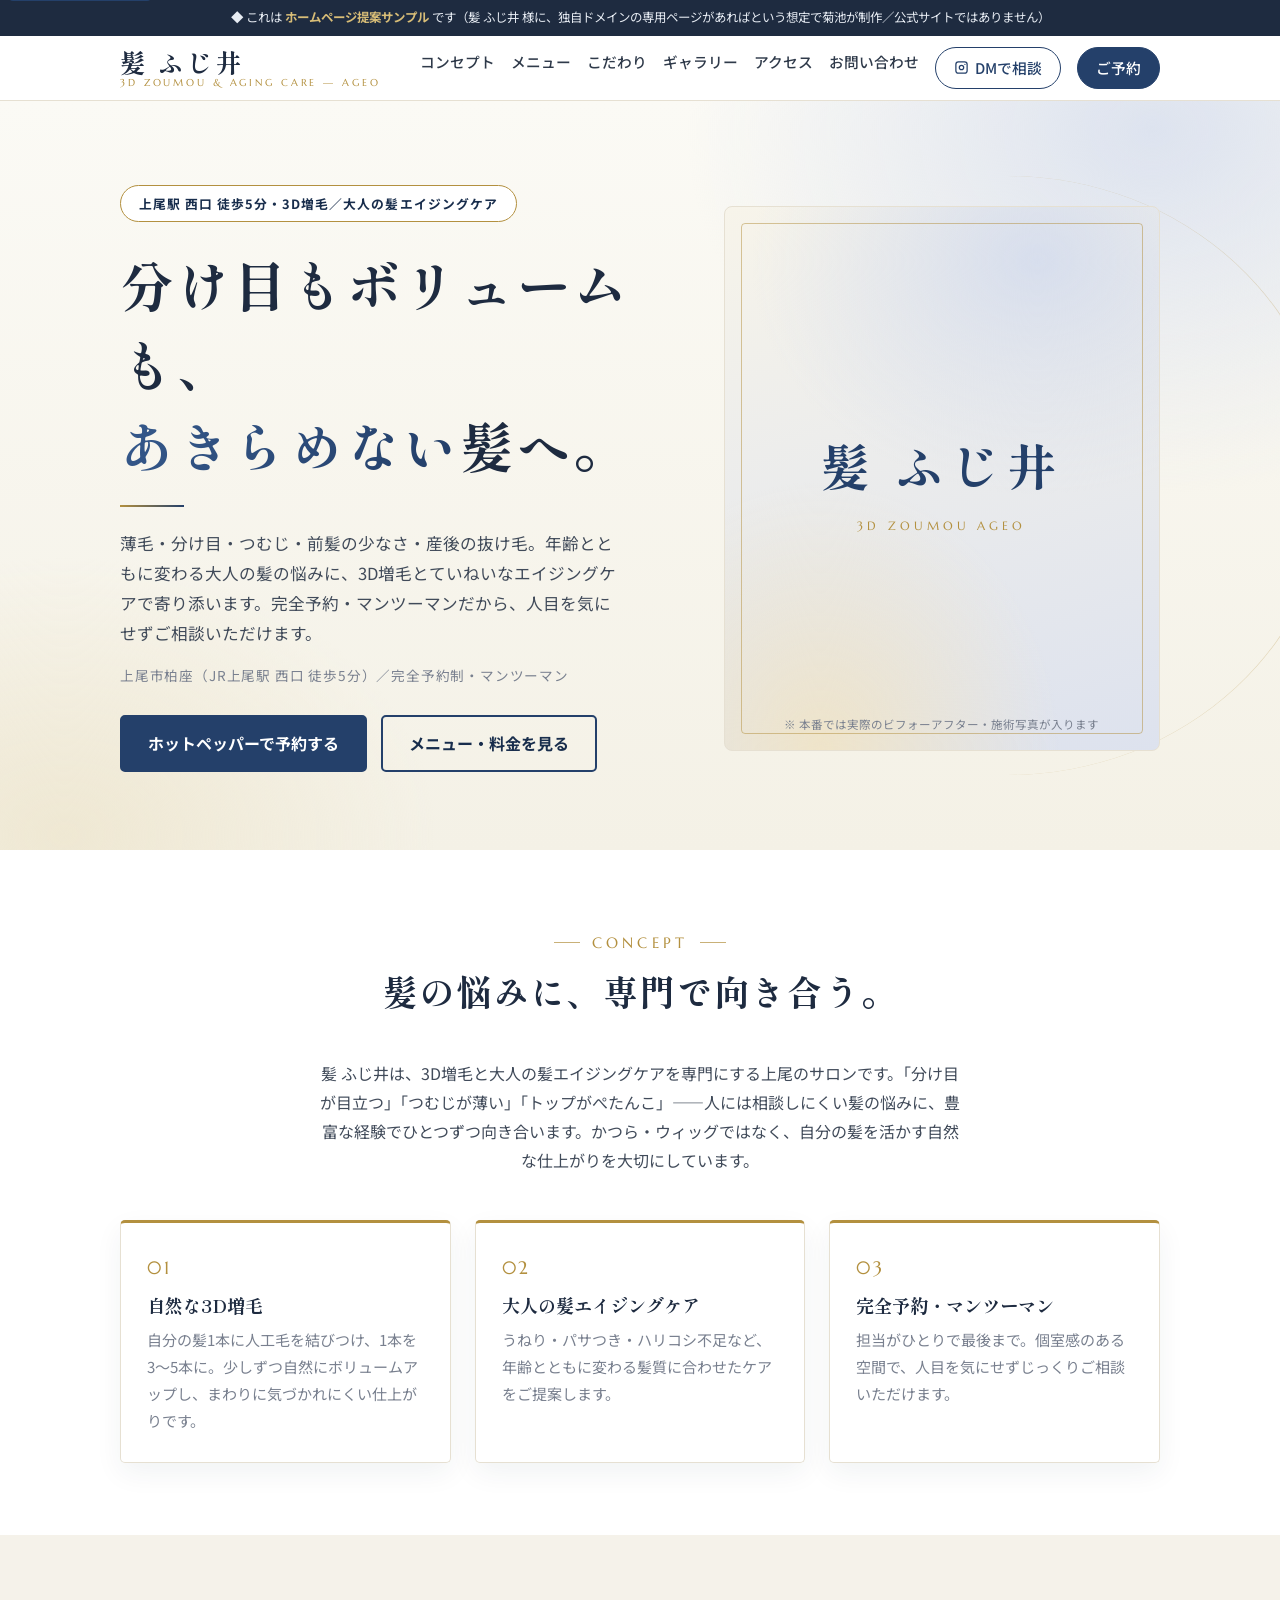
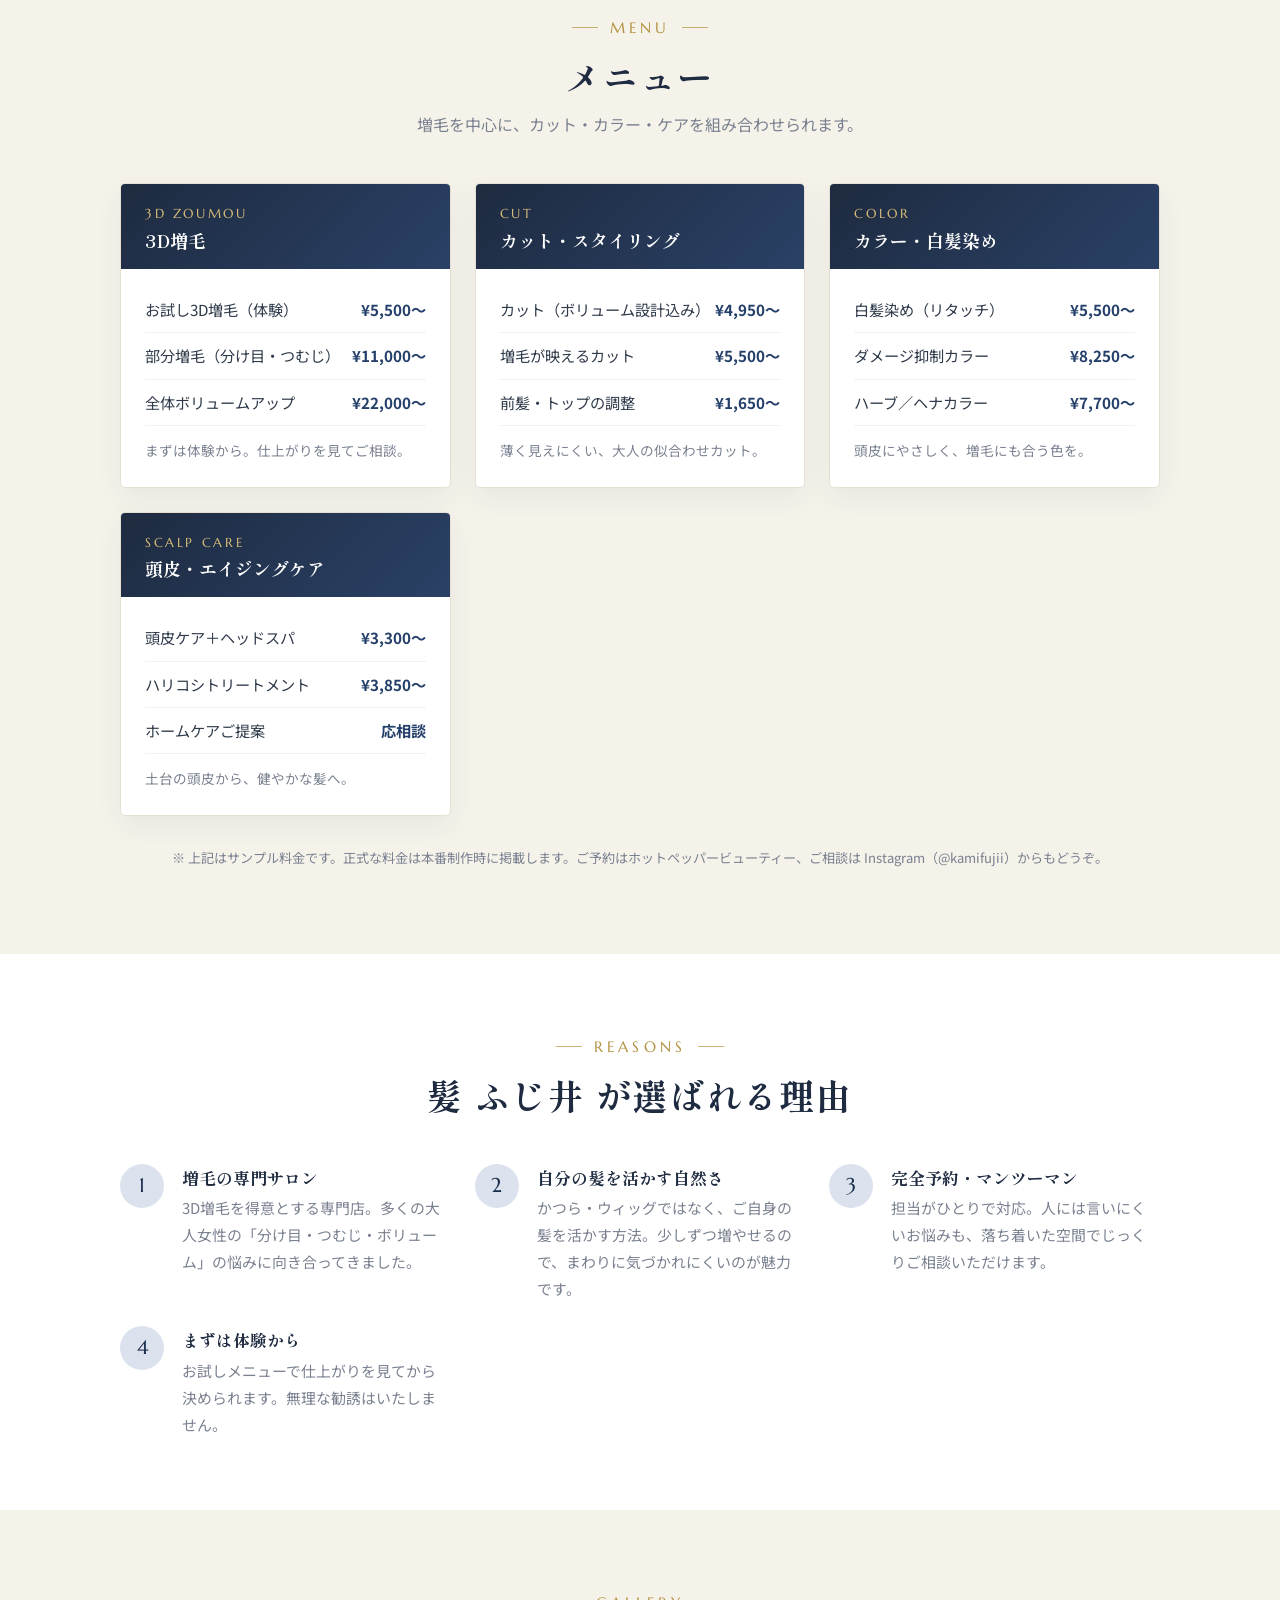
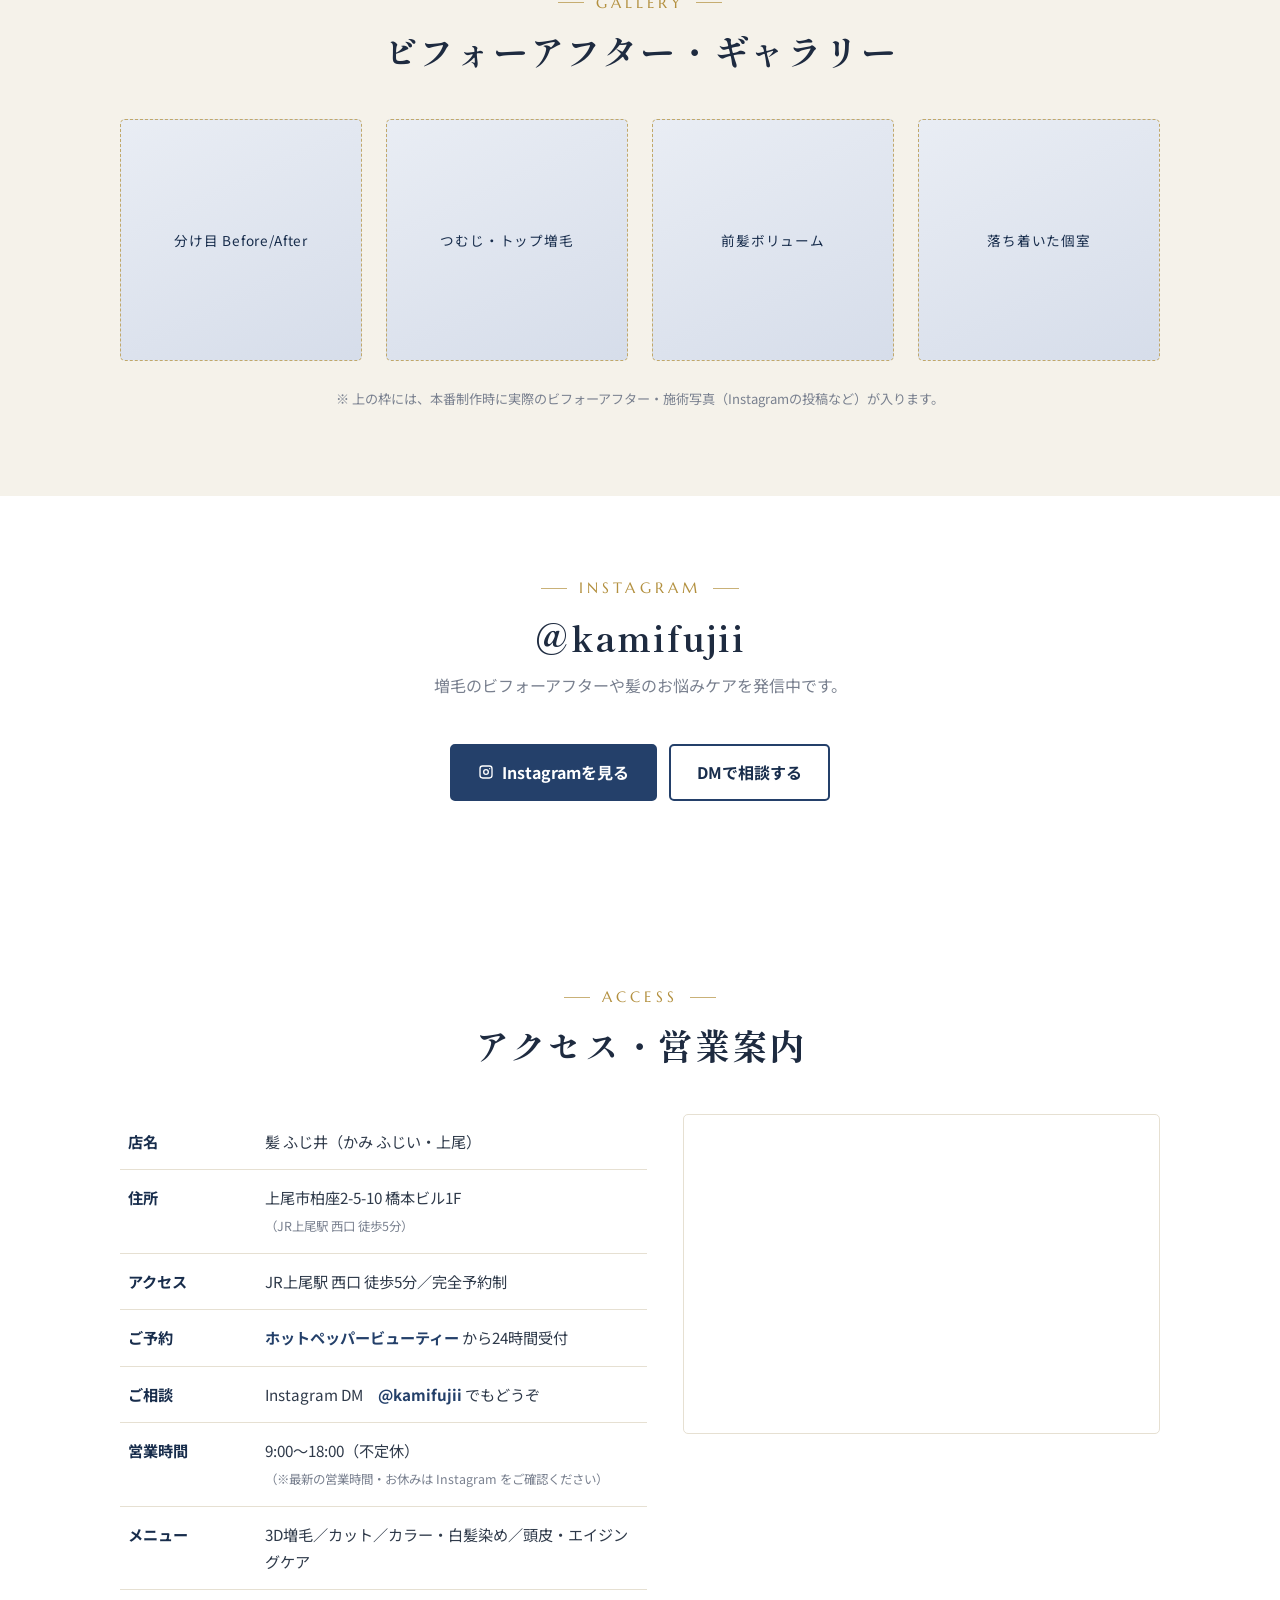
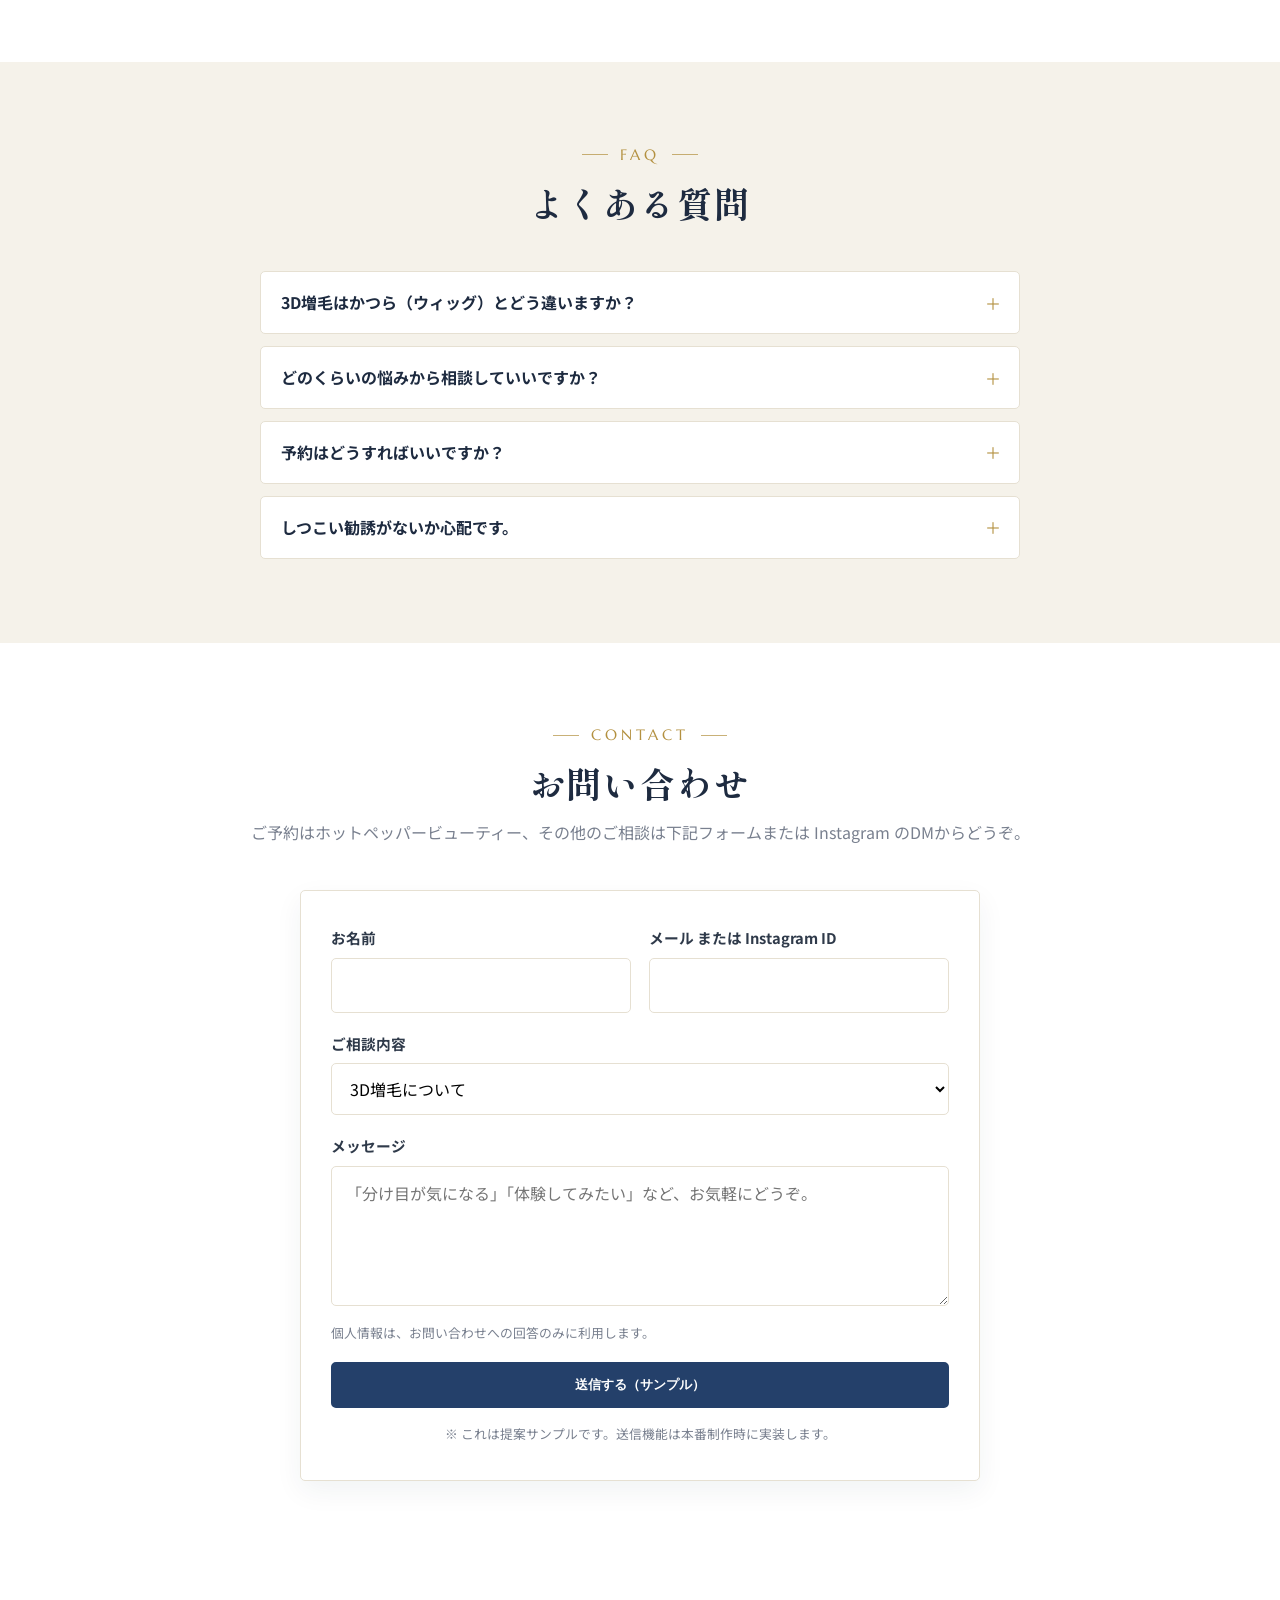
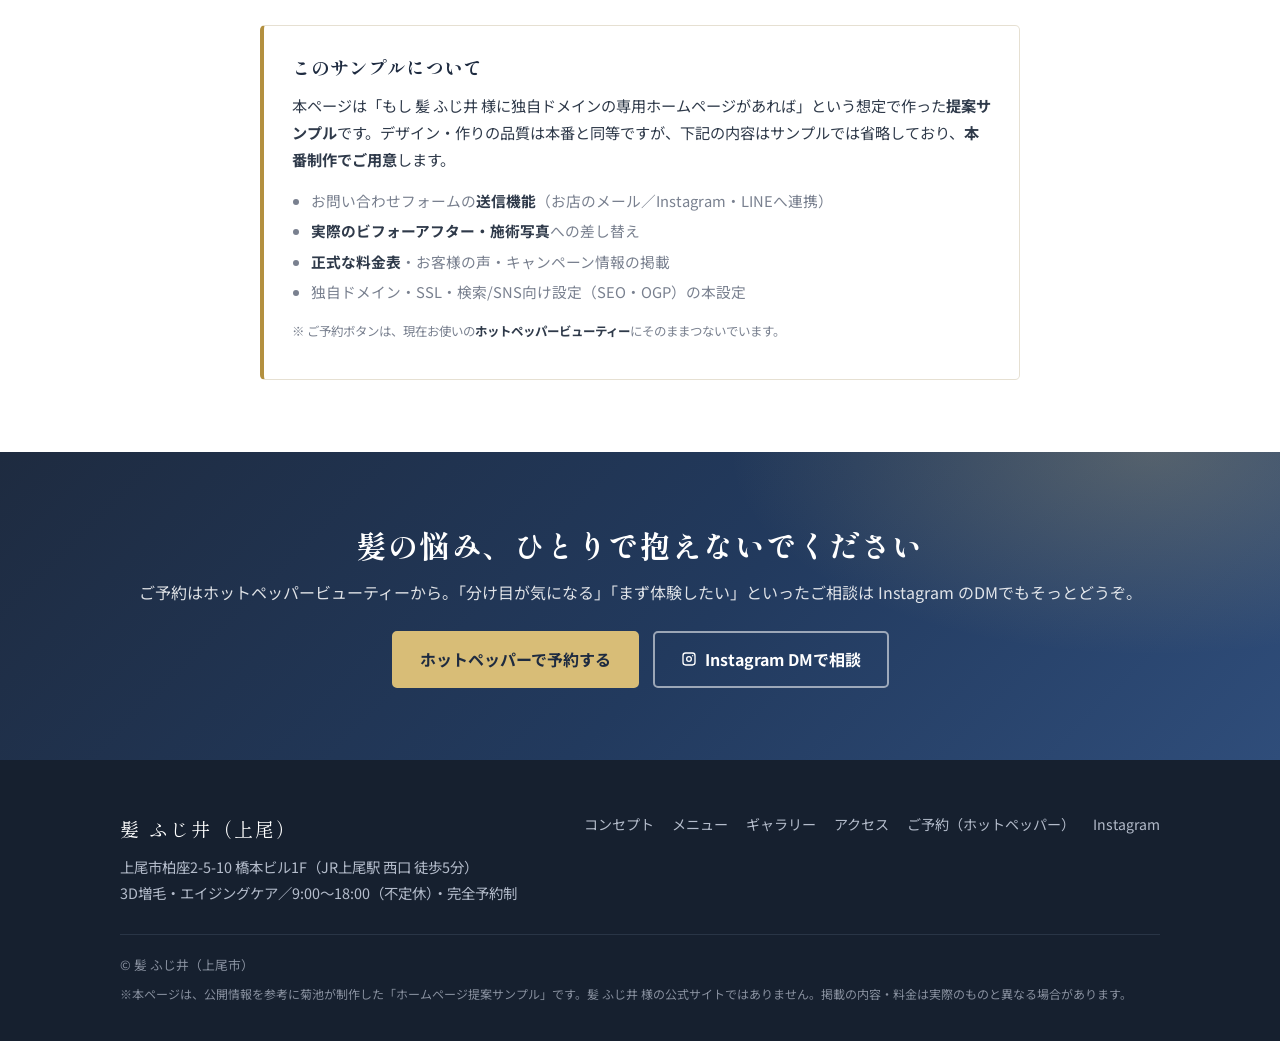
<file: index.html>
<!DOCTYPE html>
<html lang="ja">
<head>
<meta charset="UTF-8">
<meta name="viewport" content="width=device-width, initial-scale=1.0">
<title>髪 ふじ井 上尾｜3D増毛と大人の髪エイジングケア - ホームページ提案サンプル</title>
<meta name="description" content="上尾駅 西口 徒歩5分、3D増毛と大人の髪エイジングケアの専門サロン「髪 ふじ井」。薄毛・分け目・ボリューム・産後の抜け毛のお悩みに、マンツーマンでていねいに寄り添います。※これは提案用サンプルです。">
<meta name="robots" content="noindex">
<meta property="og:type" content="website">
<meta property="og:title" content="髪 ふじ井 上尾｜3D増毛と大人の髪エイジングケア">
<meta property="og:description" content="上尾駅 西口 徒歩5分。薄毛・分け目・ボリュームの悩みに、3D増毛とマンツーマンのエイジングケアで寄り添う専門サロン。※ホームページ提案サンプル">
<meta property="og:url" content="https://nkikuchisg-commits.github.io/fujii-hair-lp/">
<meta property="og:image" content="https://nkikuchisg-commits.github.io/fujii-hair-lp/og-image.png">
<meta property="og:image:width" content="1200">
<meta property="og:image:height" content="630">
<meta name="twitter:card" content="summary_large_image">
<meta name="twitter:image" content="https://nkikuchisg-commits.github.io/fujii-hair-lp/og-image.png">
<link rel="preconnect" href="https://fonts.googleapis.com">
<link rel="preconnect" href="https://fonts.gstatic.com" crossorigin>
<link href="https://fonts.googleapis.com/css2?family=Shippori+Mincho+B1:wght@500;700&family=Marcellus&family=Noto+Sans+JP:wght@400;500;700&display=swap" rel="stylesheet">
<link rel="stylesheet" href="base.css">
<link rel="stylesheet" href="theme.css">
<link rel="stylesheet" href="instagram.css">
</head>
<body>

<svg width="0" height="0" style="position:absolute" aria-hidden="true">
  <symbol id="ig" viewBox="0 0 24 24"><path d="M7 2h10a5 5 0 0 1 5 5v10a5 5 0 0 1-5 5H7a5 5 0 0 1-5-5V7a5 5 0 0 1 5-5zm0 2a3 3 0 0 0-3 3v10a3 3 0 0 0 3 3h10a3 3 0 0 0 3-3V7a3 3 0 0 0-3-3H7zm5 3.5A4.5 4.5 0 1 1 7.5 12 4.5 4.5 0 0 1 12 7.5zm0 2A2.5 2.5 0 1 0 14.5 12 2.5 2.5 0 0 0 12 9.5zM17.5 6a1 1 0 1 1-1 1 1 1 0 0 1 1-1z"/></symbol>
</svg>

<a class="skip-link" href="#main">本文へスキップ</a>

<div class="sample-note">
  ◆ これは <b>ホームページ提案サンプル</b> です（髪 ふじ井 様に、独自ドメインの専用ページがあればという想定で菊池が制作／公式サイトではありません）
</div>

<header class="site-header">
  <div class="container header-inner">
    <div class="brand">
      <span class="name">髪 ふじ井</span>
      <span class="sub">3D Zoumou &amp; Aging Care — Ageo</span>
    </div>
    <nav id="site-nav" class="nav" aria-label="メインメニュー">
      <ul>
        <li><a href="#concept">コンセプト</a></li>
        <li><a href="#menu">メニュー</a></li>
        <li><a href="#reasons">こだわり</a></li>
        <li><a href="#gallery">ギャラリー</a></li>
        <li><a href="#access">アクセス</a></li>
        <li><a href="#contact">お問い合わせ</a></li>
        <li><a class="nav-cta nav-cta--sub" href="https://www.instagram.com/kamifujii/" target="_blank" rel="noopener"><svg aria-hidden="true"><use href="#ig"/></svg>DMで相談</a></li>
        <li><a class="nav-cta" href="https://beauty.hotpepper.jp/slnH000442926/" target="_blank" rel="noopener">ご予約</a></li>
      </ul>
    </nav>
    <button class="menu-toggle" aria-controls="site-nav" aria-expanded="false" aria-label="メニューを開く">
      <span></span><span></span><span></span>
    </button>
  </div>
</header>

<main id="main">

  <!-- HERO -->
  <section class="hero">
    <div class="hero-wave" aria-hidden="true"></div>
    <div class="container">
      <div class="hero-grid">
        <div>
          <span class="hero-badge">上尾駅 西口 徒歩5分・3D増毛／大人の髪エイジングケア</span>
          <h1>分け目もボリュームも、<br><span class="accent">あきらめない</span>髪へ。</h1>
          <div class="rule"></div>
          <p class="lead">薄毛・分け目・つむじ・前髪の少なさ・産後の抜け毛。年齢とともに変わる大人の髪の悩みに、3D増毛とていねいなエイジングケアで寄り添います。完全予約・マンツーマンだから、人目を気にせずご相談いただけます。</p>
          <p class="meta">上尾市柏座（JR上尾駅 西口 徒歩5分）／完全予約制・マンツーマン</p>
          <div class="hero-cta">
            <a class="btn" href="https://beauty.hotpepper.jp/slnH000442926/" target="_blank" rel="noopener">ホットペッパーで予約する</a>
            <a class="btn btn--outline" href="#menu">メニュー・料金を見る</a>
          </div>
        </div>
        <div class="hero-art reveal" role="img" aria-label="髪 ふじ井 イメージ（本番では実際の増毛ビフォーアフター・施術写真が入ります）">
          <div class="mark"><span class="bc">髪 ふじ井</span><small>3d zoumou ageo</small></div>
          <div class="photo-note">※ 本番では実際のビフォーアフター・施術写真が入ります</div>
        </div>
      </div>
    </div>
  </section>

  <!-- CONCEPT -->
  <section class="section" id="concept">
    <div class="container">
      <div class="sec-head center reveal">
        <span class="en">Concept</span>
        <h2>髪の悩みに、専門で向き合う。</h2>
      </div>
      <p class="concept-lead reveal">髪 ふじ井は、3D増毛と大人の髪エイジングケアを専門にする上尾のサロンです。「分け目が目立つ」「つむじが薄い」「トップがぺたんこ」――人には相談しにくい髪の悩みに、豊富な経験でひとつずつ向き合います。かつら・ウィッグではなく、自分の髪を活かす自然な仕上がりを大切にしています。</p>
      <div class="grid" style="--min:260px">
        <div class="point reveal"><span class="no">01</span><h3>自然な3D増毛</h3><p>自分の髪1本に人工毛を結びつけ、1本を3〜5本に。少しずつ自然にボリュームアップし、まわりに気づかれにくい仕上がりです。</p></div>
        <div class="point reveal"><span class="no">02</span><h3>大人の髪エイジングケア</h3><p>うねり・パサつき・ハリコシ不足など、年齢とともに変わる髪質に合わせたケアをご提案します。</p></div>
        <div class="point reveal"><span class="no">03</span><h3>完全予約・マンツーマン</h3><p>担当がひとりで最後まで。個室感のある空間で、人目を気にせずじっくりご相談いただけます。</p></div>
      </div>
    </div>
  </section>

  <!-- MENU -->
  <section class="section section--alt" id="menu">
    <div class="container">
      <div class="sec-head center reveal">
        <span class="en">Menu</span>
        <h2>メニュー</h2>
        <p>増毛を中心に、カット・カラー・ケアを組み合わせられます。</p>
      </div>
      <div class="grid" style="--min:280px">
        <div class="m-card reveal">
          <div class="m-top"><span class="en">3D Zoumou</span><h3>3D増毛</h3></div>
          <div class="m-body">
            <ul>
              <li><span>お試し3D増毛（体験）</span><span class="price">¥5,500〜</span></li>
              <li><span>部分増毛（分け目・つむじ）</span><span class="price">¥11,000〜</span></li>
              <li><span>全体ボリュームアップ</span><span class="price">¥22,000〜</span></li>
            </ul>
            <p class="m-note">まずは体験から。仕上がりを見てご相談。</p>
          </div>
        </div>
        <div class="m-card reveal">
          <div class="m-top"><span class="en">Cut</span><h3>カット・スタイリング</h3></div>
          <div class="m-body">
            <ul>
              <li><span>カット（ボリューム設計込み）</span><span class="price">¥4,950〜</span></li>
              <li><span>増毛が映えるカット</span><span class="price">¥5,500〜</span></li>
              <li><span>前髪・トップの調整</span><span class="price">¥1,650〜</span></li>
            </ul>
            <p class="m-note">薄く見えにくい、大人の似合わせカット。</p>
          </div>
        </div>
        <div class="m-card reveal">
          <div class="m-top"><span class="en">Color</span><h3>カラー・白髪染め</h3></div>
          <div class="m-body">
            <ul>
              <li><span>白髪染め（リタッチ）</span><span class="price">¥5,500〜</span></li>
              <li><span>ダメージ抑制カラー</span><span class="price">¥8,250〜</span></li>
              <li><span>ハーブ／ヘナカラー</span><span class="price">¥7,700〜</span></li>
            </ul>
            <p class="m-note">頭皮にやさしく、増毛にも合う色を。</p>
          </div>
        </div>
        <div class="m-card reveal">
          <div class="m-top"><span class="en">Scalp Care</span><h3>頭皮・エイジングケア</h3></div>
          <div class="m-body">
            <ul>
              <li><span>頭皮ケア＋ヘッドスパ</span><span class="price">¥3,300〜</span></li>
              <li><span>ハリコシトリートメント</span><span class="price">¥3,850〜</span></li>
              <li><span>ホームケアご提案</span><span class="price">応相談</span></li>
            </ul>
            <p class="m-note">土台の頭皮から、健やかな髪へ。</p>
          </div>
        </div>
      </div>
      <p class="price-caption">※ 上記はサンプル料金です。正式な料金は本番制作時に掲載します。ご予約はホットペッパービューティー、ご相談は Instagram（@kamifujii）からもどうぞ。</p>
    </div>
  </section>

  <!-- REASONS -->
  <section class="section" id="reasons">
    <div class="container">
      <div class="sec-head center reveal">
        <span class="en">Reasons</span>
        <h2>髪 ふじ井 が選ばれる理由</h2>
      </div>
      <div class="grid" style="--min:300px">
        <div class="reason reveal"><div class="num">1</div><div><h3>増毛の専門サロン</h3><p>3D増毛を得意とする専門店。多くの大人女性の「分け目・つむじ・ボリューム」の悩みに向き合ってきました。</p></div></div>
        <div class="reason reveal"><div class="num">2</div><div><h3>自分の髪を活かす自然さ</h3><p>かつら・ウィッグではなく、ご自身の髪を活かす方法。少しずつ増やせるので、まわりに気づかれにくいのが魅力です。</p></div></div>
        <div class="reason reveal"><div class="num">3</div><div><h3>完全予約・マンツーマン</h3><p>担当がひとりで対応。人には言いにくいお悩みも、落ち着いた空間でじっくりご相談いただけます。</p></div></div>
        <div class="reason reveal"><div class="num">4</div><div><h3>まずは体験から</h3><p>お試しメニューで仕上がりを見てから決められます。無理な勧誘はいたしません。</p></div></div>
      </div>
    </div>
  </section>

  <!-- GALLERY -->
  <section class="section section--alt" id="gallery">
    <div class="container">
      <div class="sec-head center reveal">
        <span class="en">Gallery</span>
        <h2>ビフォーアフター・ギャラリー</h2>
      </div>
      <div class="grid" style="--min:180px">
        <div class="gallery-tile reveal">分け目 Before/After</div>
        <div class="gallery-tile reveal">つむじ・トップ増毛</div>
        <div class="gallery-tile reveal">前髪ボリューム</div>
        <div class="gallery-tile reveal">落ち着いた個室</div>
      </div>
      <p class="gallery-note">※ 上の枠には、本番制作時に実際のビフォーアフター・施術写真（Instagramの投稿など）が入ります。</p>
    </div>
  </section>

  <!-- INSTAGRAM -->
  <section class="section" id="instagram" aria-labelledby="ig-title">
    <div class="container">
      <div class="sec-head center reveal">
        <span class="en">Instagram</span>
        <h2 id="ig-title">＠kamifujii</h2>
        <p>増毛のビフォーアフターや髪のお悩みケアを発信中です。</p>
      </div>
      <div class="ig-actions reveal" style="justify-content:center">
        <a class="btn" href="https://www.instagram.com/kamifujii/" target="_blank" rel="noopener"><svg aria-hidden="true"><use href="#ig"/></svg>Instagramを見る</a>
        <a class="btn btn--outline" href="https://www.instagram.com/kamifujii/" target="_blank" rel="noopener">DMで相談する</a>
      </div>
      <!-- ② 人気投稿の埋め込み -->
      <div class="ig-embeds reveal">
        <blockquote class="instagram-media" data-instgrm-captioned
          data-instgrm-permalink="https://www.instagram.com/p/DZCvYkcieL4/" data-instgrm-version="14"></blockquote>
        <blockquote class="instagram-media" data-instgrm-captioned
          data-instgrm-permalink="https://www.instagram.com/p/DPbeoo8iXY3/" data-instgrm-version="14"></blockquote>
      </div>
    </div>
  </section>

  <!-- ACCESS -->
  <section class="section" id="access">
    <div class="container">
      <div class="sec-head center reveal">
        <span class="en">Access</span>
        <h2>アクセス・営業案内</h2>
      </div>
      <div class="access-grid">
        <div class="reveal">
          <table class="info-table">
            <tbody>
              <tr><th>店名</th><td>髪 ふじ井（かみ ふじい・上尾）</td></tr>
              <tr><th>住所</th><td>上尾市柏座2-5-10 橋本ビル1F<br><span class="small-note">（JR上尾駅 西口 徒歩5分）</span></td></tr>
              <tr><th>アクセス</th><td>JR上尾駅 西口 徒歩5分／完全予約制</td></tr>
              <tr><th>ご予約</th><td><a href="https://beauty.hotpepper.jp/slnH000442926/" target="_blank" rel="noopener">ホットペッパービューティー</a> から24時間受付</td></tr>
              <tr><th>ご相談</th><td>Instagram DM　<a href="https://www.instagram.com/kamifujii/" target="_blank" rel="noopener">@kamifujii</a> でもどうぞ</td></tr>
              <tr><th>営業時間</th><td>9:00〜18:00（不定休）<br><span class="small-note">（※最新の営業時間・お休みは Instagram をご確認ください）</span></td></tr>
              <tr><th>メニュー</th><td>3D増毛／カット／カラー・白髪染め／頭皮・エイジングケア</td></tr>
            </tbody>
          </table>
        </div>
        <div class="reveal">
          <iframe class="map-frame" loading="lazy" referrerpolicy="no-referrer-when-downgrade"
            src="https://maps.google.com/maps?q=%E4%B8%8A%E5%B0%BE%E5%B8%82%E6%9F%8F%E5%BA%A72-5-10&output=embed"
            title="上尾市柏座 周辺の地図"></iframe>
        </div>
      </div>
    </div>
  </section>

  <!-- FAQ -->
  <section class="section section--alt" id="faq">
    <div class="container">
      <div class="sec-head center reveal">
        <span class="en">FAQ</span>
        <h2>よくある質問</h2>
      </div>
      <div class="faq reveal">
        <details class="faq-item">
          <summary>3D増毛はかつら（ウィッグ）とどう違いますか？</summary>
          <div class="a"><b>ご自身の髪1本ずつに人工毛を結びつけて増やす方法で、かつらのように付け外しはありません。</b>自分の髪を活かすので自然で、少しずつ増やせるためまわりに気づかれにくいのが特長です。シャンプーもふだんどおりできます。</div>
        </details>
        <details class="faq-item">
          <summary>どのくらいの悩みから相談していいですか？</summary>
          <div class="a"><b>「分け目が気になる」「トップがぺたんこ」など、初期のお悩みからお気軽にどうぞ。</b>産後の抜け毛や、写真うつりのボリュームが気になる、といったご相談も多くいただきます。まずは体験メニューで仕上がりをご覧ください。</div>
        </details>
        <details class="faq-item">
          <summary>予約はどうすればいいですか？</summary>
          <div class="a"><b>ホットペッパービューティーから24時間ご予約いただけます。</b>完全予約制・マンツーマンなので、じっくりご相談いただけます。人には言いにくいお悩みは、Instagram のDMからそっとご相談いただくこともできます。</div>
        </details>
        <details class="faq-item">
          <summary>しつこい勧誘がないか心配です。</summary>
          <div class="a"><b>無理な勧誘はいたしません。</b>まずは体験で仕上がりを確認し、続けるかどうかはご自身のペースで決めていただけます。ご予算に合わせたご提案もいたしますので、安心してご相談ください。</div>
        </details>
      </div>
    </div>
  </section>

  <!-- CONTACT -->
  <section class="section" id="contact">
    <div class="container">
      <div class="sec-head center reveal">
        <span class="en">Contact</span>
        <h2>お問い合わせ</h2>
        <p>ご予約はホットペッパービューティー、その他のご相談は下記フォームまたは Instagram のDMからどうぞ。</p>
      </div>
      <div class="form-wrap reveal">
        <p id="form-msg" class="form-msg" role="status" tabindex="-1" hidden>ありがとうございます。これは提案サンプルのため送信は行われません（本番では入力内容がお店に届くよう実装します）。</p>
        <form id="contact-form" novalidate>
          <div class="form-row">
            <div class="field">
              <label for="cf-name">お名前</label>
              <input id="cf-name" name="name" type="text" autocomplete="name" required>
            </div>
            <div class="field">
              <label for="cf-contact">メール または Instagram ID</label>
              <input id="cf-contact" name="contact" type="text" autocomplete="email" required>
            </div>
          </div>
          <div class="field">
            <label for="cf-menu">ご相談内容</label>
            <select id="cf-menu" name="menu">
              <option>3D増毛について</option>
              <option>分け目・つむじ・ボリュームの悩み</option>
              <option>カラー・白髪染めについて</option>
              <option>頭皮・エイジングケアについて</option>
              <option>料金・予約について</option>
              <option>その他</option>
            </select>
          </div>
          <div class="field">
            <label for="cf-msg">メッセージ</label>
            <textarea id="cf-msg" name="message" placeholder="「分け目が気になる」「体験してみたい」など、お気軽にどうぞ。"></textarea>
            <p class="form-hint">個人情報は、お問い合わせへの回答のみに利用します。</p>
          </div>
          <button class="btn" type="submit" style="width:100%">送信する（サンプル）</button>
          <p class="form-note">※ これは提案サンプルです。送信機能は本番制作時に実装します。</p>
        </form>
      </div>
    </div>
  </section>

  <!-- 本番で実装する機能（注意書き） -->
  <section class="section" id="about-sample">
    <div class="container">
      <div class="prod-note reveal">
        <h3>このサンプルについて</h3>
        <p class="lead">本ページは「もし 髪 ふじ井 様に独自ドメインの専用ホームページがあれば」という想定で作った<b>提案サンプル</b>です。デザイン・作りの品質は本番と同等ですが、下記の内容はサンプルでは省略しており、<b>本番制作でご用意</b>します。</p>
        <ul>
          <li>お問い合わせフォームの<b>送信機能</b>（お店のメール／Instagram・LINEへ連携）</li>
          <li><b>実際のビフォーアフター・施術写真</b>への差し替え</li>
          <li><b>正式な料金表</b>・お客様の声・キャンペーン情報の掲載</li>
          <li>独自ドメイン・SSL・検索/SNS向け設定（SEO・OGP）の本設定</li>
        </ul>
        <p class="small-note" style="margin-top:14px">※ ご予約ボタンは、現在お使いの<b>ホットペッパービューティー</b>にそのままつないでいます。</p>
      </div>
    </div>
  </section>

  <!-- CTA -->
  <section class="section cta-band">
    <div class="container">
      <h2>髪の悩み、ひとりで抱えないでください</h2>
      <p>ご予約はホットペッパービューティーから。「分け目が気になる」「まず体験したい」といったご相談は Instagram のDMでもそっとどうぞ。</p>
      <div class="cta-actions">
        <a class="btn" href="https://beauty.hotpepper.jp/slnH000442926/" target="_blank" rel="noopener">ホットペッパーで予約する</a>
        <a class="btn btn--ghost" href="https://www.instagram.com/kamifujii/" target="_blank" rel="noopener"><svg aria-hidden="true"><use href="#ig"/></svg>Instagram DMで相談</a>
      </div>
    </div>
  </section>

</main>

<footer>
  <div class="container">
    <div class="foot-top">
      <div>
        <div class="name">髪 ふじ井（上尾）</div>
        <div>上尾市柏座2-5-10 橋本ビル1F（JR上尾駅 西口 徒歩5分）<br>3D増毛・エイジングケア／9:00〜18:00（不定休）・完全予約制</div>
      </div>
      <div class="foot-links">
        <a href="#concept">コンセプト</a>
        <a href="#menu">メニュー</a>
        <a href="#gallery">ギャラリー</a>
        <a href="#access">アクセス</a>
        <a href="https://beauty.hotpepper.jp/slnH000442926/" target="_blank" rel="noopener">ご予約（ホットペッパー）</a>
        <a href="https://www.instagram.com/kamifujii/" target="_blank" rel="noopener">Instagram</a>
      </div>
    </div>
    <div class="foot-bottom">
      © 髪 ふじ井（上尾市）
      <div class="disc">※本ページは、公開情報を参考に菊池が制作した「ホームページ提案サンプル」です。髪 ふじ井 様の公式サイトではありません。掲載の内容・料金は実際のものと異なる場合があります。</div>
    </div>
  </div>
</footer>

<script src="app.js"></script>
<script src="instagram.js" defer></script>
</body>
</html>
</file>
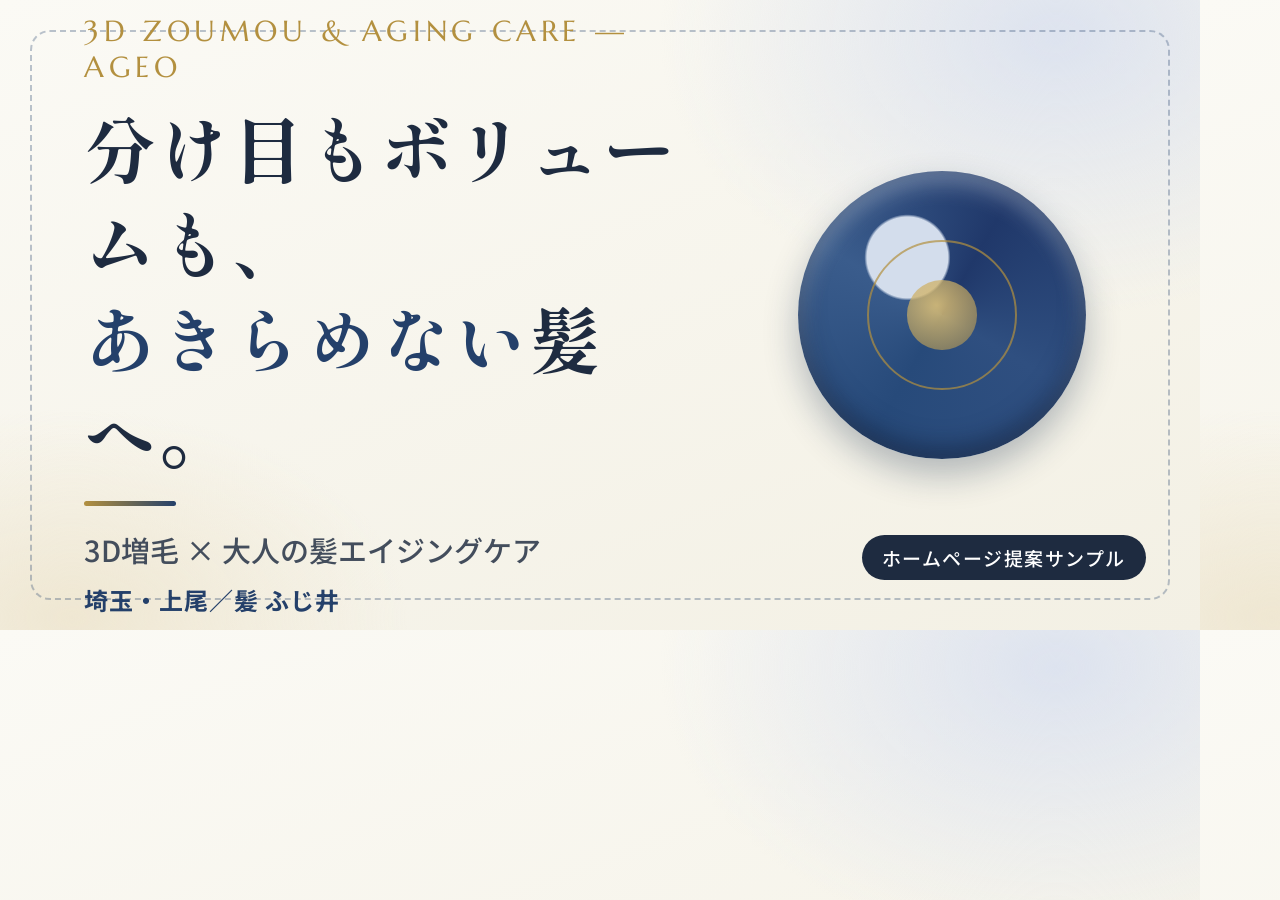
<file: og-image.html>
<!DOCTYPE html>
<html lang="ja">
<head>
<meta charset="UTF-8">
<title>髪 ふじ井 — OGP banner</title>
<link rel="preconnect" href="https://fonts.googleapis.com">
<link rel="preconnect" href="https://fonts.gstatic.com" crossorigin>
<link href="https://fonts.googleapis.com/css2?family=Shippori+Mincho+B1:wght@600;700&family=Marcellus&family=Noto+Sans+JP:wght@400;500;700&display=swap" rel="stylesheet">
<style>
  * { margin: 0; padding: 0; box-sizing: border-box; }
  :root { --brand:#24406a; --dark:#1e2b40; --gold:#b3903f; --text:#2f3a4a; }
  html, body { width: 1200px; height: 630px; }
  body {
    font-family: "Shippori Mincho B1","Noto Sans JP",serif; color: var(--text);
    background:
      radial-gradient(60% 80% at 88% 6%, #dde3ef 0%, transparent 55%),
      radial-gradient(56% 66% at 6% 98%, #efe7d2 0%, transparent 50%),
      linear-gradient(160deg, #fbfaf5 0%, #f3f0e4 100%);
    display: flex; align-items: center; position: relative; overflow: hidden;
  }
  .frame { position: absolute; inset: 30px; border: 2px dashed rgba(36,64,106,.3); border-radius: 20px; }
  .inner { position: relative; padding: 0 84px; max-width: 780px; }
  .en { font-family:"Marcellus",serif; letter-spacing:.16em; text-transform:uppercase; color:var(--gold); font-size:29px; margin-bottom:14px; }
  h1 { font-family:"Shippori Mincho B1",serif; font-weight:700; color:var(--dark); font-size:72px; letter-spacing:.03em; line-height:1.32; margin-bottom:22px; }
  h1 b { color: var(--brand); }
  .rule { width: 92px; height: 5px; border-radius: 6px; background: linear-gradient(90deg, var(--gold), var(--brand)); margin-bottom: 22px; }
  .tag { font-size: 29px; color: #434d5c; font-weight: 500; margin-bottom: 12px; font-family:"Noto Sans JP",sans-serif; }
  .area { font-size: 24px; color: var(--brand); letter-spacing: .04em; font-weight: 700; font-family:"Noto Sans JP",sans-serif; }
  .orb {
    position: absolute; right: 114px; top: 50%; transform: translateY(-50%);
    width: 288px; height: 288px; border-radius: 50%;
    background:
      radial-gradient(circle at 38% 30%, #d3ddec 0 15%, transparent 16%),
      conic-gradient(from 210deg, #274a7a, #3a5c8c, #20386a, #2f4f80, #274a7a);
    box-shadow: inset 0 -10px 24px rgba(12,24,48,.55), inset 0 12px 22px rgba(215,224,238,.4), 0 16px 34px rgba(24,45,76,.3);
  }
  .orb::before { content:""; position:absolute; inset:24%; border-radius:50%; border:2px solid rgba(179,144,63,.7); }
  .orb::after { content:""; position:absolute; inset:38%; border-radius:50%; background: radial-gradient(circle at 42% 36%, rgba(216,189,119,.9), rgba(179,144,63,.5)); }
  .badge { position: absolute; right: 54px; bottom: 50px; background: var(--dark); color: #fff; font-size: 19px; letter-spacing: .08em; font-weight: 500; padding: 9px 20px; border-radius: 999px; font-family:"Noto Sans JP",sans-serif; }
</style>
</head>
<body>
  <div class="frame"></div>
  <div class="inner">
    <div class="en">3D Zoumou &amp; Aging Care — Ageo</div>
    <h1>分け目もボリュームも、<br><b>あきらめない</b>髪へ。</h1>
    <div class="rule"></div>
    <div class="tag">3D増毛 × 大人の髪エイジングケア</div>
    <div class="area">埼玉・上尾／髪 ふじ井</div>
  </div>
  <div class="orb" aria-hidden="true"></div>
  <div class="badge">ホームページ提案サンプル</div>
</body>
</html>
</file>
<file: base.css>
/* =============================================================
   base.css  —  品質スカフォールド（デザイン中立）
   -------------------------------------------------------------
   これは「見た目」ではなく「作りの丁寧さ（品質の下限）」を共有する土台。
   ・色やレイアウトはここでは決めない → 各プロジェクトで毎回設計する
   ・ここに入っているのは：リセット / 色トークンの空枠 / アクセシビリティ /
     コンテナ / レスポンシブ・グリッドの仕組み / フォームの作り込み だけ
   使い方：このファイルを読み込み、下の「1. 色トークン」を毎回埋めてから、
           プロジェクト専用の theme.css（カード・ヒーロー等の見た目）を別に書く。
   ============================================================= */

/* ===== 1. 色トークン（★毎回ここだけ変える。今は無彩色のプレースホルダ） ===== */
:root {
  /* ブランド色（TODO: このプロジェクトの色に変更する） */
  --brand:        #444;      /* 主役の色（ボタン・見出し等） */
  --brand-dark:   #222;      /* hover・濃いめ */
  --brand-light:  #eee;      /* 淡い背景・フォーカスの輪郭 */
  --accent-bg:    #f6f6f6;   /* 交互セクションの背景 */

  /* 文字・罫線（通常はこのままでOK） */
  --text:  #232323;
  --muted: #6b6b6b;
  --line:  #e3e3df;
  --white: #fff;

  /* レイアウト・共通値 */
  --max:     1080px;   /* コンテンツ最大幅 */
  --gap:     24px;     /* 標準の余白 */
  --radius:  8px;      /* 角丸 */
  --tap:     44px;     /* 指で押せる最小サイズ（アクセシビリティ） */
  --font:    "Noto Sans JP", system-ui, sans-serif;
}

/* ===== 2. リセット・土台 ===== */
* { box-sizing: border-box; }
html { -webkit-text-size-adjust: 100%; }
body {
  margin: 0;
  font-family: var(--font);
  color: var(--text);
  line-height: 1.8;
  background: var(--white);
}
img, svg, video { max-width: 100%; height: auto; display: block; }
a { color: var(--brand-dark); text-decoration: none; }
a:hover { text-decoration: underline; }
h1, h2, h3 { line-height: 1.4; }

/* ===== 3. アクセシビリティ（“ちゃんと作った感”が出る所） ===== */
/* キーボード操作時だけ見えるフォーカスの輪郭 */
:focus-visible { outline: 3px solid var(--brand); outline-offset: 2px; }
/* 画面には出さず読み上げ用に残す（skipリンク等） */
.visually-hidden {
  position: absolute; width: 1px; height: 1px; overflow: hidden;
  clip: rect(0 0 0 0); white-space: nowrap;
}
/* 本文へ飛ぶスキップリンク（Tabで最初に出る） */
.skip-link {
  position: absolute; left: 8px; top: -48px; z-index: 200;
  background: var(--brand); color: #fff; padding: 10px 16px; border-radius: var(--radius);
  transition: top .2s;
}
.skip-link:focus { top: 8px; text-decoration: none; }
/* 動きを減らす設定の人にはアニメを止める */
@media (prefers-reduced-motion: reduce) {
  * { animation: none !important; transition: none !important; scroll-behavior: auto !important; }
}

/* ===== 4. レイアウト部品（見た目ではなく“仕組み”） ===== */
.container { width: 100%; max-width: var(--max); margin: 0 auto; padding: 0 20px; }
.section  { padding: 72px 0; }
.section--alt { background: var(--accent-bg); }

/* 自動で列が折り返すグリッド（ブレイクポイント不要でスマホでも崩れない）
   1枚の最小幅を --min で調整（既定 280px）。狭くなると自動で1列になる。 */
.grid {
  display: grid;
  gap: var(--gap);
  grid-template-columns: repeat(auto-fit, minmax(min(100%, var(--min, 280px)), 1fr));
}

/* ===== 5. ボタン（色はトークン任せ・最低限の押しやすさだけ担保） ===== */
.btn {
  display: inline-flex; align-items: center; justify-content: center;
  min-height: var(--tap); padding: 12px 26px;
  border-radius: var(--radius); font-weight: 700;
  background: var(--brand); color: #fff; border: 2px solid var(--brand);
  cursor: pointer; transition: background .2s, color .2s;
}
.btn:hover { background: var(--brand-dark); border-color: var(--brand-dark); text-decoration: none; color: #fff; }
.btn--outline { background: transparent; color: var(--brand-dark); }
.btn--outline:hover { background: var(--brand); color: #fff; }

/* ===== 6. フォーム（入力の作り込み＝フォーカスリング・押しやすさ） ===== */
label { display: block; font-weight: 700; margin-bottom: 6px; }
input, textarea, select {
  width: 100%; min-height: var(--tap); padding: 12px 14px;
  border: 1px solid var(--line); border-radius: var(--radius);
  font: inherit; background: #fff;
}
textarea { min-height: 140px; }
input:focus, textarea:focus, select:focus {
  outline: none; border-color: var(--brand);
  box-shadow: 0 0 0 3px var(--brand-light);   /* ブランド色の淡い輪郭 */
}

/* ===== 7. ヘッダー＋ハンバーガー（“実際に動く”ナビの仕組み） ===== */
/* 見た目は最小限。色はトークン。開閉の動作は app.js が担当。 */
.site-header {
  position: sticky; top: 0; z-index: 100;
  background: rgba(255,255,255,.96); backdrop-filter: blur(4px);
  border-bottom: 1px solid var(--line);
}
.header-inner { display: flex; align-items: center; justify-content: space-between; min-height: 64px; }
.nav ul { list-style: none; display: flex; gap: 16px; margin: 0; padding: 0; }
.nav a { color: var(--text); font-weight: 500; white-space: nowrap; }

.menu-toggle {
  display: none; width: var(--tap); height: var(--tap);
  background: none; border: 0; padding: 10px; cursor: pointer;
}
.menu-toggle span { display: block; height: 2px; background: var(--text); margin: 5px 0; transition: .3s; }
.menu-toggle[aria-expanded="true"] span:nth-child(1) { transform: translateY(7px) rotate(45deg); }
.menu-toggle[aria-expanded="true"] span:nth-child(2) { opacity: 0; }
.menu-toggle[aria-expanded="true"] span:nth-child(3) { transform: translateY(-7px) rotate(-45deg); }

@media (max-width: 1080px) {
  .menu-toggle { display: block; }
  .nav {
    position: absolute; top: 100%; left: 0; right: 0;
    background: #fff; border-bottom: 1px solid var(--line);
    max-height: 0; overflow: hidden; transition: max-height .3s;
  }
  .nav.is-open { max-height: 80vh; overflow-y: auto; }
  .nav ul { flex-direction: column; gap: 0; }
  .nav li + li { border-top: 1px solid var(--line); }
  .nav a { display: block; padding: 16px 20px; }
}
</file>
<file: theme.css>
/* =============================================================
   theme.css — 髪 ふじ井 上尾 専用デザイン
   方向：信頼・クラシック（3D増毛／大人の髪エイジングケア）
   配色：ネイビー × ゴールド × アイボリー
   フォント：Shippori Mincho B1（品のある明朝）× Marcellus（英字）
   ============================================================= */

:root {
  --brand:       #24406a;   /* ネイビー（ボタン・主役／白地で可読） */
  --brand-dark:  #182d4c;   /* hover・濃いめ */
  --brand-light: #dbe2ee;   /* 淡いネイビー（フォーカス輪郭・淡背景） */
  --accent-bg:   #f5f2ea;   /* 交互セクションの背景（アイボリー） */
  --gold:        #b3903f;   /* 差し色（ゴールド／罫線・EN） */
  --ink:         #1e2b40;   /* 見出しの濃色 */
  --text:        #2f3a4a;
  --muted:       #79808f;
  --line:        #e6e0d2;
  --radius:      5px;
  --font:        "Noto Sans JP", system-ui, sans-serif;
  --font-head:   "Shippori Mincho B1", "Yu Mincho", serif;
  --font-en:     "Marcellus", serif;
}

::selection { background: var(--brand-light); }

.sample-note { background: var(--ink); color: #e7ecf3; font-size: .78rem; text-align: center; padding: 8px 14px; line-height: 1.6; }
.sample-note b { color: #d8bd77; }

.brand { display: flex; flex-direction: column; line-height: 1.2; }
.brand .name { font-family: var(--font-head); font-size: 1.6rem; letter-spacing: .12em; color: var(--ink); font-weight: 700; }
.brand .sub { font-family: var(--font-en); font-size: .6rem; letter-spacing: .3em; text-transform: uppercase; color: var(--gold); }
.nav a { font-size: .92rem; }
.nav-cta { display: inline-flex; align-items: center; gap: 6px; background: var(--brand); color: #fff !important; border: 1.5px solid var(--brand); padding: 7px 18px; border-radius: 999px; font-weight: 700; }
.nav-cta:hover { background: var(--brand-dark); border-color: var(--brand-dark); text-decoration: none; }
.nav-cta svg { width: 15px; height: 15px; fill: currentColor; }
.nav-cta--sub { background: #fff; color: var(--brand) !important; }
.nav-cta--sub:hover { background: var(--brand-light); border-color: var(--brand); color: var(--brand-dark) !important; }
@media (max-width: 1080px) { .nav-cta { background: none; border: 0; border-radius: 0; padding: 16px 20px; justify-content: flex-start; color: var(--brand) !important; } .nav-cta--sub { background: none; } }

.sec-head { margin-bottom: 44px; }
.sec-head.center { text-align: center; }
.sec-head .en { display: block; font-family: var(--font-en); letter-spacing: .28em; text-transform: uppercase; font-size: .92rem; color: var(--gold); margin-bottom: 10px; }
.sec-head.center .en { display: inline-flex; align-items: center; gap: 12px; }
.sec-head.center .en::before, .sec-head.center .en::after { content: ""; display: inline-block; width: 26px; height: 1px; background: var(--gold); opacity: .7; }
.sec-head h2 { font-family: var(--font-head); font-size: clamp(1.55rem, 4vw, 2.2rem); font-weight: 700; margin: 0 0 10px; letter-spacing: .05em; color: var(--ink); }
.sec-head p { color: var(--muted); margin: 0; }
.small-note { font-size: .78rem; color: var(--muted); }

.hero { position: relative; overflow: hidden; background: #fbfaf5; }
.hero-wave { position: absolute; inset: 0; pointer-events: none; background: radial-gradient(66% 88% at 90% 4%, #dde3ef 0%, transparent 55%), radial-gradient(58% 74% at 5% 98%, #efe8d3 0%, transparent 50%), linear-gradient(180deg, #fbfaf5 0%, #f4f1e6 100%); }
.hero-wave::after { content: ""; position: absolute; right: -4%; top: 10%; width: 42%; height: 80%; border-right: 1.5px solid rgba(179,144,63,.3); border-radius: 0 60% 60% 0 / 0 50% 50% 0; }
.hero-grid { position: relative; display: grid; grid-template-columns: 1.12fr .88fr; gap: 48px; align-items: center; padding: 84px 0 78px; }
.hero-badge { display: inline-block; background: #fff; color: var(--brand-dark); border: 1px solid var(--gold); border-radius: 999px; padding: 6px 18px; font-size: .8rem; font-weight: 700; letter-spacing: .08em; margin-bottom: 22px; }
.hero h1 { font-family: var(--font-head); font-weight: 700; font-size: clamp(2.1rem, 5.8vw, 3.35rem); letter-spacing: .05em; line-height: 1.5; margin: 0 0 20px; color: var(--ink); }
.hero h1 .accent { color: var(--brand); background: linear-gradient(120deg, #35598c 0%, var(--brand) 92%); -webkit-background-clip: text; background-clip: text; -webkit-text-fill-color: transparent; }
.rule { width: 64px; height: 2px; background: linear-gradient(90deg, var(--gold), var(--brand)); margin: 0 0 22px; }
.hero .lead { font-size: 1.04rem; color: #414b5a; margin: 0 0 14px; max-width: 30em; }
.hero .meta { font-size: .85rem; color: var(--muted); letter-spacing: .06em; margin: 0 0 28px; }
.hero-cta { display: flex; flex-wrap: wrap; gap: 14px; }
.btn svg { width: 16px; height: 16px; fill: currentColor; margin-right: 8px; flex: none; }

.hero-art { position: relative; aspect-ratio: 4 / 5; border-radius: 8px; background: radial-gradient(120% 78% at 72% 10%, #d7deed 0%, transparent 55%), radial-gradient(100% 90% at 22% 100%, #efe4c9 0%, transparent 55%), linear-gradient(165deg, #f7f4ea 0%, #dde2ee 100%); border: 1px solid var(--line); display: grid; place-items: center; }
.hero-art::before { content: ""; position: absolute; inset: 16px; border-radius: 4px; border: 1px solid rgba(179,144,63,.5); }
.hero-art .mark { text-align: center; position: relative; }
.hero-art .bc { display: block; font-family: var(--font-head); font-weight: 700; font-size: clamp(2.4rem, 4.4vw, 3.1rem); letter-spacing: .12em; color: var(--brand); }
.hero-art small { font-family: var(--font-en); letter-spacing: .34em; text-transform: uppercase; color: var(--gold); font-size: .72rem; }
.hero-art .photo-note { position: absolute; left: 0; right: 0; bottom: 16px; text-align: center; font-size: .72rem; color: var(--muted); }
@media (max-width: 860px) { .hero-grid { grid-template-columns: 1fr; gap: 34px; padding: 52px 0 58px; } .hero-art { max-width: 380px; margin: 0 auto; width: 100%; aspect-ratio: 4 / 3; } .hero-wave::after { display: none; } }

.concept-lead { max-width: 40em; margin: 0 auto 46px; text-align: center; color: #414b5a; }
.point { background: #fff; border: 1px solid var(--line); border-top: 3px solid var(--gold); border-radius: var(--radius); padding: 28px 26px; box-shadow: 0 10px 28px rgba(24,45,76,.06); transition: transform .25s, box-shadow .25s; }
.point:hover { transform: translateY(-4px); box-shadow: 0 16px 38px rgba(24,45,76,.12); }
.point .no { font-family: var(--font-en); color: var(--gold); letter-spacing: .1em; font-size: 1.15rem; }
.point h3 { font-family: var(--font-head); font-size: 1.14rem; margin: 8px 0 8px; color: var(--ink); }
.point p { color: var(--muted); margin: 0; font-size: .94rem; }

.m-card { background: #fff; border: 1px solid var(--line); border-radius: var(--radius); overflow: hidden; box-shadow: 0 10px 28px rgba(24,45,76,.06); transition: transform .25s, box-shadow .25s; display: flex; flex-direction: column; }
.m-card:hover { transform: translateY(-4px); box-shadow: 0 16px 40px rgba(24,45,76,.13); }
.m-top { background: linear-gradient(135deg, var(--ink) 0%, #2a4166 100%); color: #fff; padding: 18px 24px 16px; }
.m-top .en { font-family: var(--font-en); letter-spacing: .2em; text-transform: uppercase; font-size: .82rem; color: #d8bd77; display: block; margin-bottom: 2px; }
.m-top h3 { margin: 0; font-size: 1.12rem; font-family: var(--font-head); }
.m-body { padding: 18px 24px 24px; }
.m-body ul { list-style: none; margin: 0 0 12px; padding: 0; }
.m-body li { display: flex; justify-content: space-between; gap: 12px; align-items: baseline; padding: 9px 0; border-bottom: 1px solid var(--accent-bg); font-size: .95rem; }
.m-body .price { color: var(--brand); font-weight: 700; white-space: nowrap; }
.m-note { color: var(--muted); font-size: .85rem; margin: 0; }
.price-caption { text-align: center; color: var(--muted); font-size: .82rem; margin-top: 30px; }

.reason { display: flex; gap: 18px; align-items: flex-start; }
.reason .num { flex: none; width: 44px; height: 44px; border-radius: 50%; background: var(--brand-light); color: var(--brand-dark); font-family: var(--font-en); font-size: 1.25rem; display: grid; place-items: center; }
.reason h3 { margin: 2px 0 6px; font-size: 1.06rem; font-family: var(--font-head); color: var(--ink); }
.reason p { margin: 0; color: var(--muted); font-size: .93rem; }

.gallery-tile { aspect-ratio: 1 / 1; border-radius: var(--radius); border: 1px dashed #c1a86a; background: linear-gradient(155deg, #e9edf4 0%, #d6ddea 100%); display: grid; place-items: center; text-align: center; padding: 10px; color: var(--brand-dark); font-size: .85rem; letter-spacing: .06em; }
.gallery-note { text-align: center; color: var(--muted); font-size: .82rem; margin-top: 26px; }

.access-grid { display: grid; grid-template-columns: 1.05fr .95fr; gap: 36px; align-items: start; }
.info-table { width: 100%; border-collapse: collapse; }
.info-table th, .info-table td { text-align: left; padding: 14px 8px; border-bottom: 1px solid var(--line); vertical-align: top; font-size: .95rem; }
.info-table th { width: 9em; color: var(--brand-dark); font-weight: 700; }
.info-table a { color: var(--brand); font-weight: 700; }
.map-frame { width: 100%; height: 320px; border: 1px solid var(--line); border-radius: var(--radius); }
@media (max-width: 820px) { .access-grid { grid-template-columns: 1fr; } .info-table th { width: 7.5em; } }

.faq { max-width: 760px; margin: 0 auto; }
.faq-item { background: #fff; border: 1px solid var(--line); border-radius: var(--radius); margin-bottom: 12px; }
.faq-item summary { cursor: pointer; list-style: none; position: relative; padding: 16px 48px 16px 20px; font-weight: 700; color: var(--ink); }
.faq-item summary::-webkit-details-marker { display: none; }
.faq-item summary::after { content: "＋"; position: absolute; right: 18px; top: 50%; transform: translateY(-50%); color: var(--gold); font-weight: 400; }
.faq-item[open] summary::after { content: "－"; }
.faq-item .a { padding: 0 20px 18px; color: var(--muted); font-size: .95rem; }
.faq-item .a b { color: var(--brand-dark); }

.form-wrap { max-width: 680px; margin: 0 auto; background: #fff; border: 1px solid var(--line); border-radius: var(--radius); padding: 34px 30px; box-shadow: 0 10px 28px rgba(24,45,76,.06); }
.form-row { display: grid; grid-template-columns: 1fr 1fr; gap: 18px; }
.field { margin-bottom: 18px; }
.field label { font-size: .92rem; }
.form-hint { color: var(--muted); font-size: .8rem; margin: 8px 0 0; }
.form-note { text-align: center; color: var(--muted); font-size: .8rem; margin: 14px 0 0; }
.form-msg { background: var(--brand-light); border: 1px solid var(--gold); color: var(--brand-dark); border-radius: var(--radius); padding: 14px 16px; margin: 0 0 18px; font-size: .95rem; }
@media (max-width: 640px) { .form-row { grid-template-columns: 1fr; gap: 0; } .form-wrap { padding: 26px 18px; } }

.prod-note { max-width: 760px; margin: 0 auto; border: 1px solid var(--line); border-left: 4px solid var(--gold); border-radius: var(--radius); padding: 28px 28px 24px; background: #fff; }
.prod-note h3 { margin: 0 0 12px; font-family: var(--font-head); color: var(--ink); }
.prod-note .lead { margin: 0 0 14px; font-size: .95rem; }
.prod-note ul { margin: 0; padding-left: 1.3em; color: var(--muted); font-size: .92rem; }
.prod-note li { margin: 4px 0; }
.prod-note b { color: var(--text); }

.cta-band { background: linear-gradient(135deg, var(--ink) 0%, #223a5e 55%, #2f4d7a 100%); color: #fff; text-align: center; position: relative; overflow: hidden; }
.cta-band::before { content: ""; position: absolute; inset: 0; pointer-events: none; background: radial-gradient(60% 120% at 90% 0%, rgba(216,189,119,.26) 0%, transparent 55%); }
.cta-band > * { position: relative; }
.cta-band h2 { font-family: var(--font-head); font-size: clamp(1.4rem, 4vw, 1.9rem); letter-spacing: .05em; margin: 0 0 12px; }
.cta-band p { color: rgba(255,255,255,.86); margin: 0 0 24px; }
.cta-band .btn { background: #d8bd77; color: var(--ink); border-color: #d8bd77; }
.cta-band .btn:hover { background: #cbac5e; border-color: #cbac5e; color: var(--ink); }
.cta-actions { display: flex; flex-wrap: wrap; gap: 14px; justify-content: center; }
.cta-band .btn--ghost { background: transparent; color: #fff; border-color: rgba(255,255,255,.55); }
.cta-band .btn--ghost:hover { background: rgba(255,255,255,.14); border-color: #fff; color: #fff; }

footer { background: #16202f; color: #b4bccb; padding: 52px 0 36px; font-size: .9rem; }
.foot-top { display: flex; justify-content: space-between; gap: 30px; flex-wrap: wrap; margin-bottom: 28px; }
.foot-top .name { font-family: var(--font-head); font-size: 1.2rem; letter-spacing: .12em; color: #fff; margin-bottom: 8px; }
.foot-links { display: flex; gap: 18px; flex-wrap: wrap; align-items: flex-start; }
.foot-links a { color: #b4bccb; font-size: .88rem; }
.foot-links a:hover { color: #d8bd77; }
.foot-bottom { border-top: 1px solid #293546; padding-top: 18px; font-size: .8rem; color: #88909f; }
.foot-bottom .disc { margin-top: 8px; font-size: .75rem; line-height: 1.7; }

.reveal { opacity: 0; transform: translateY(14px); transition: opacity .6s ease, transform .6s ease; }
.reveal.on { opacity: 1; transform: none; }
@media (prefers-reduced-motion: reduce) { .reveal { opacity: 1; transform: none; } }
</file>
<file: instagram.css>
/* =============================================================
   instagram.css — Instagram連携セクションの土台（デザイン中立）
   -------------------------------------------------------------
   「作り」だけを用意する。色や装飾は base.css のトークン任せ。
   ① 導線ボタン（.ig-actions）… プロフィール/DM へ飛ばす（必須）
   ② 投稿の埋め込み（.ig-embeds）… 公式 embed を並べる（任意）
   ③ 最新投稿の“自動”表示は別オプション（starter.html のコメント参照）
   ============================================================= */

/* ① 導線ボタン ------------------------------------------------ */
.ig-actions {
  display: flex; flex-wrap: wrap; gap: 12px;
  margin-top: 20px;
}
/* ボタン内の Instagram グリフ（色はボタン文字色に追従） */
.ig-icon { width: 20px; height: 20px; margin-right: 8px; fill: currentColor; flex: none; }

/* ② 投稿の埋め込み ------------------------------------------- */
/* 複数貼ったら中央寄せで折り返す。embed.js 適用後の iframe にも効く。 */
.ig-embeds {
  display: flex; flex-wrap: wrap; gap: var(--gap);
  justify-content: center; align-items: flex-start;  /* 各投稿は上揃え＝高さが違っても崩れない */
  margin-top: 32px;
}
/* Instagram 既定の余白・最小幅を打ち消して枠に収める */
.ig-embeds .instagram-media {
  margin: 0 !important;
  min-width: 0 !important;
  width: 100%; max-width: 328px;
}

/* ③ 自動フィードを入れた場合の枠（任意・受注店のみ） --------- */
.ig-feed { margin-top: 32px; }
</file>
